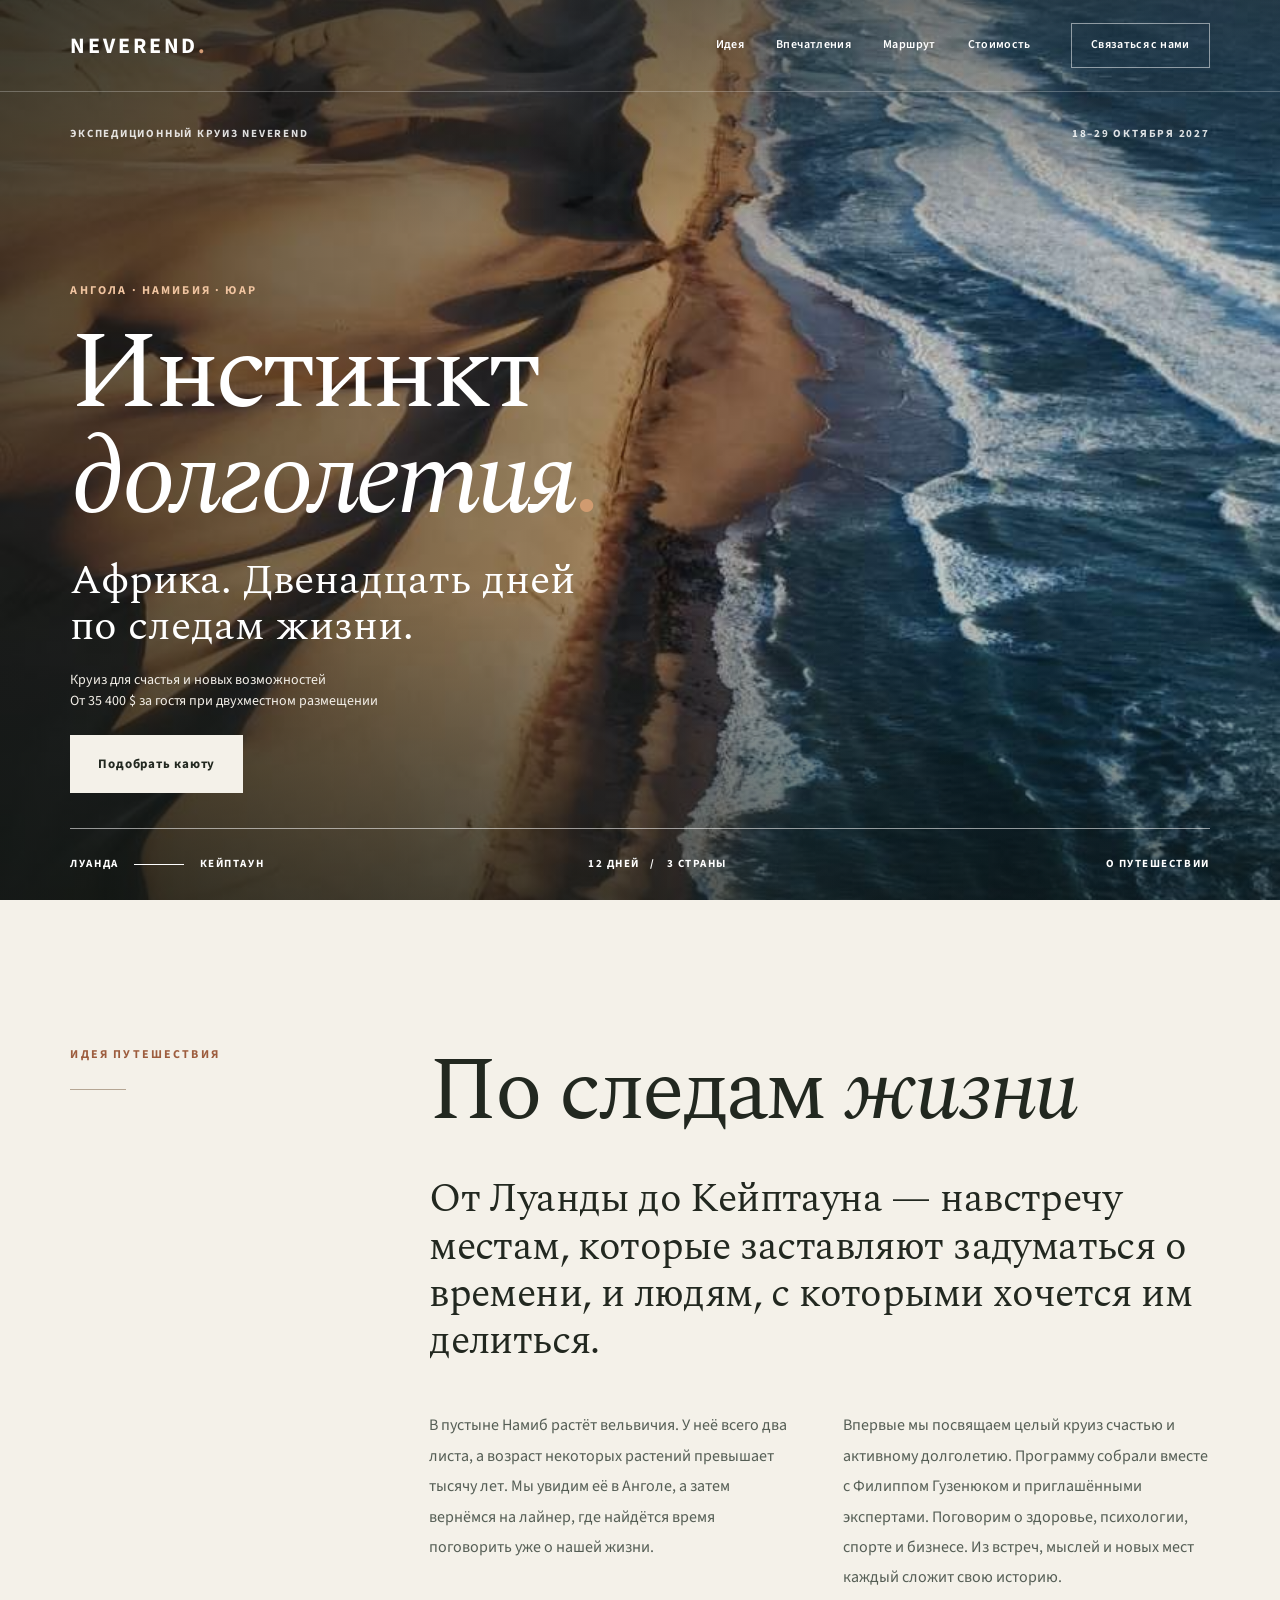
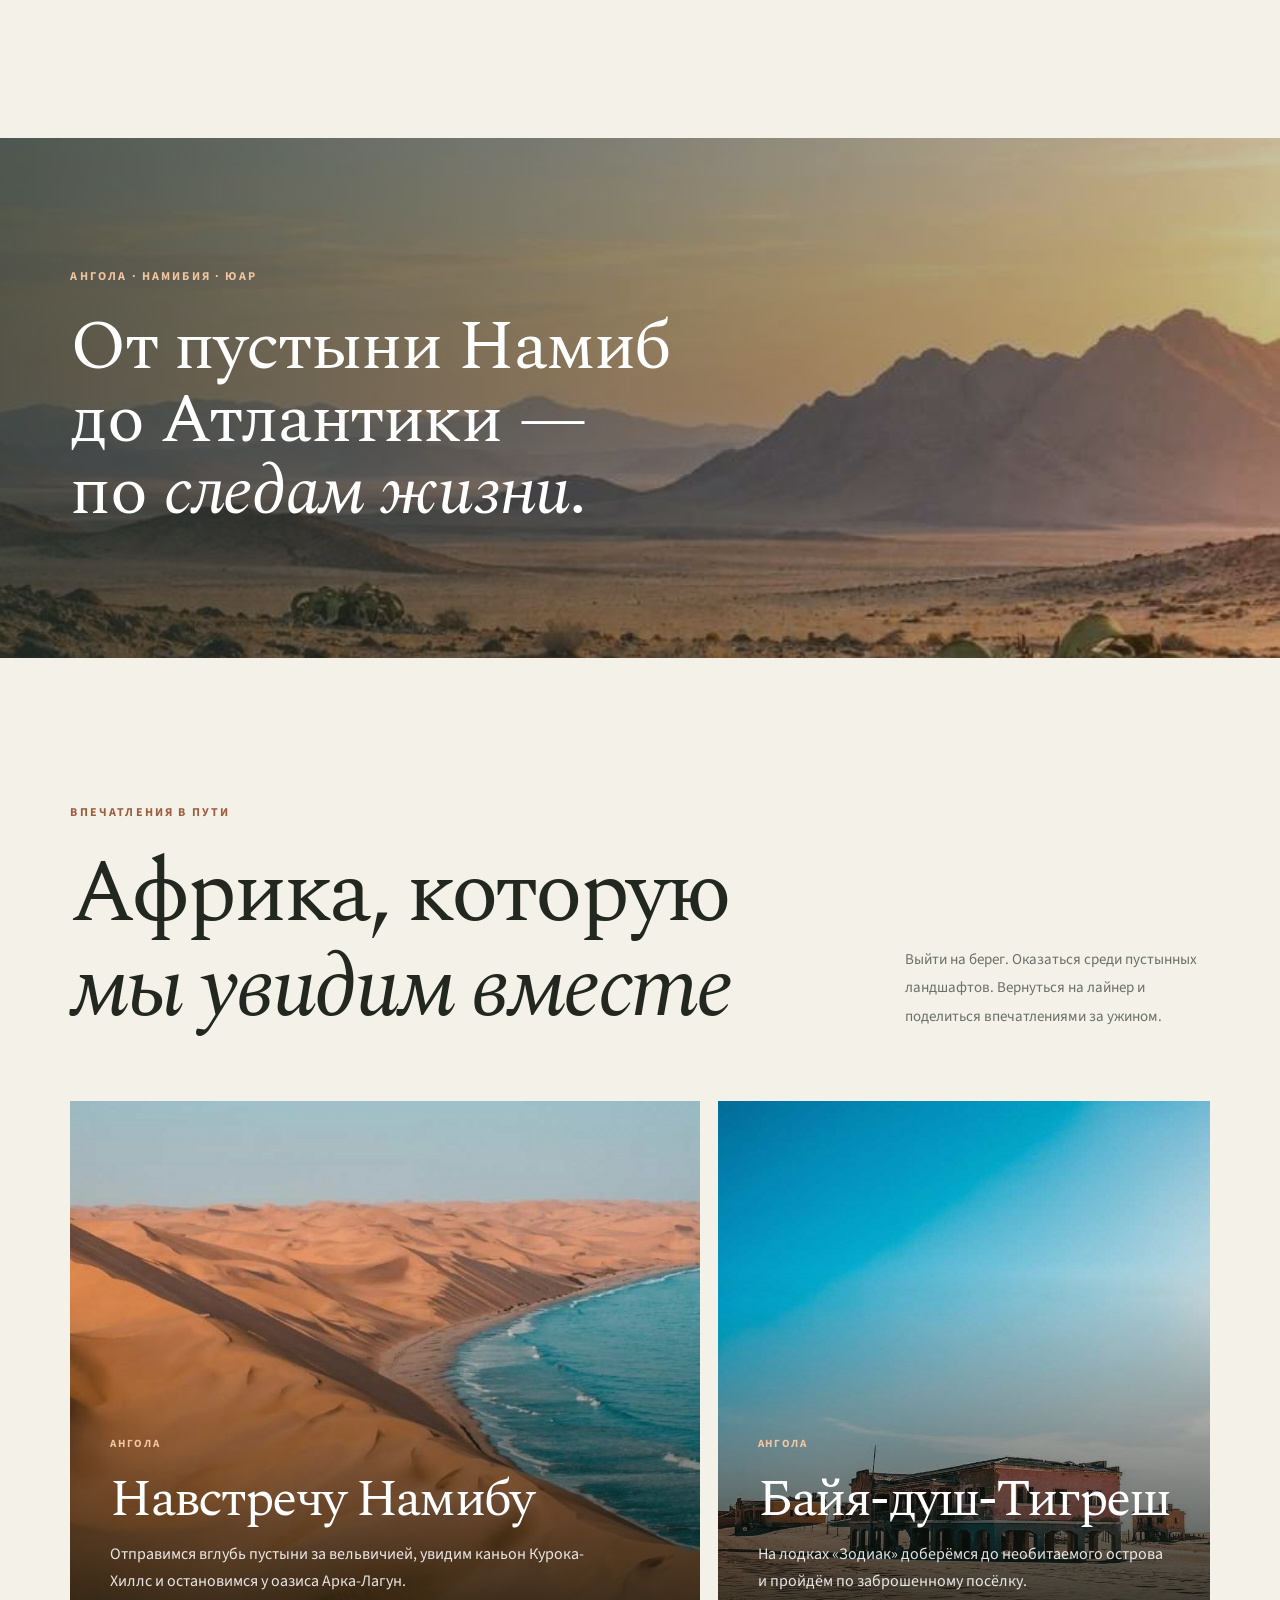
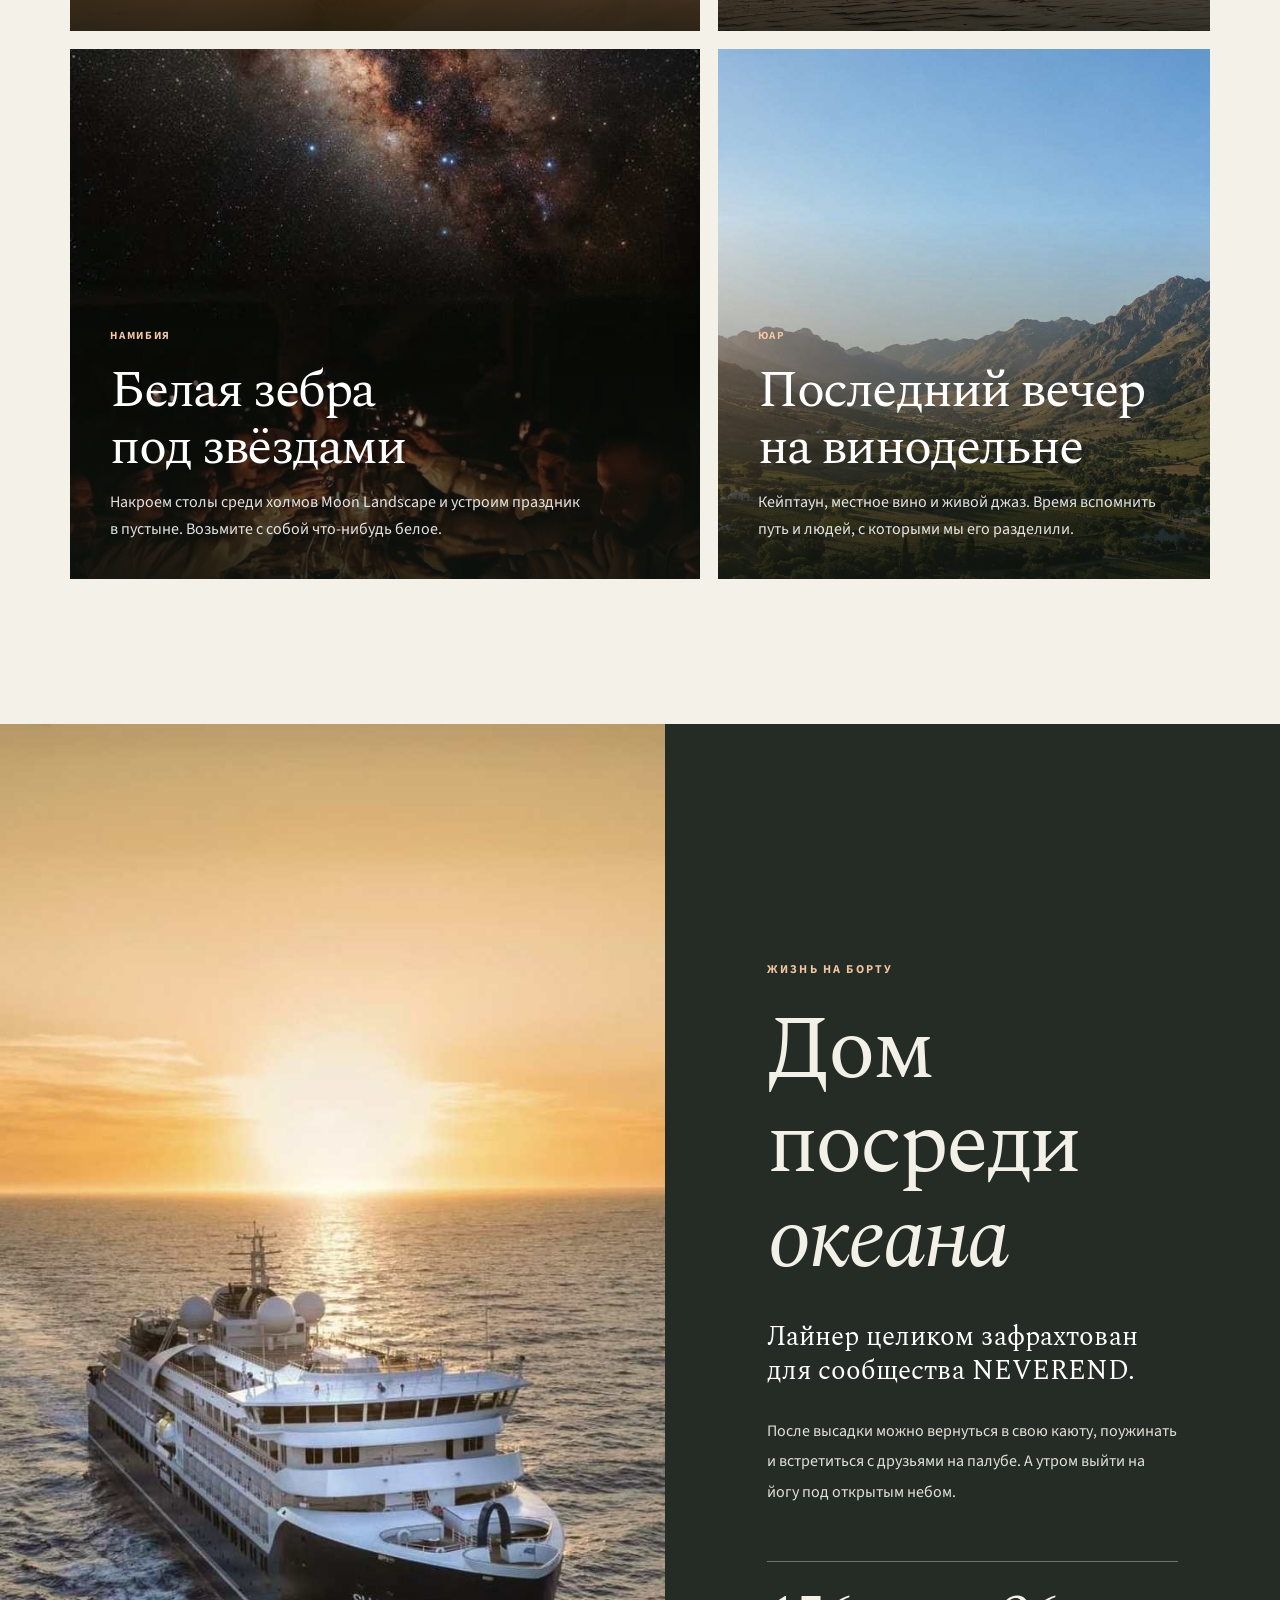
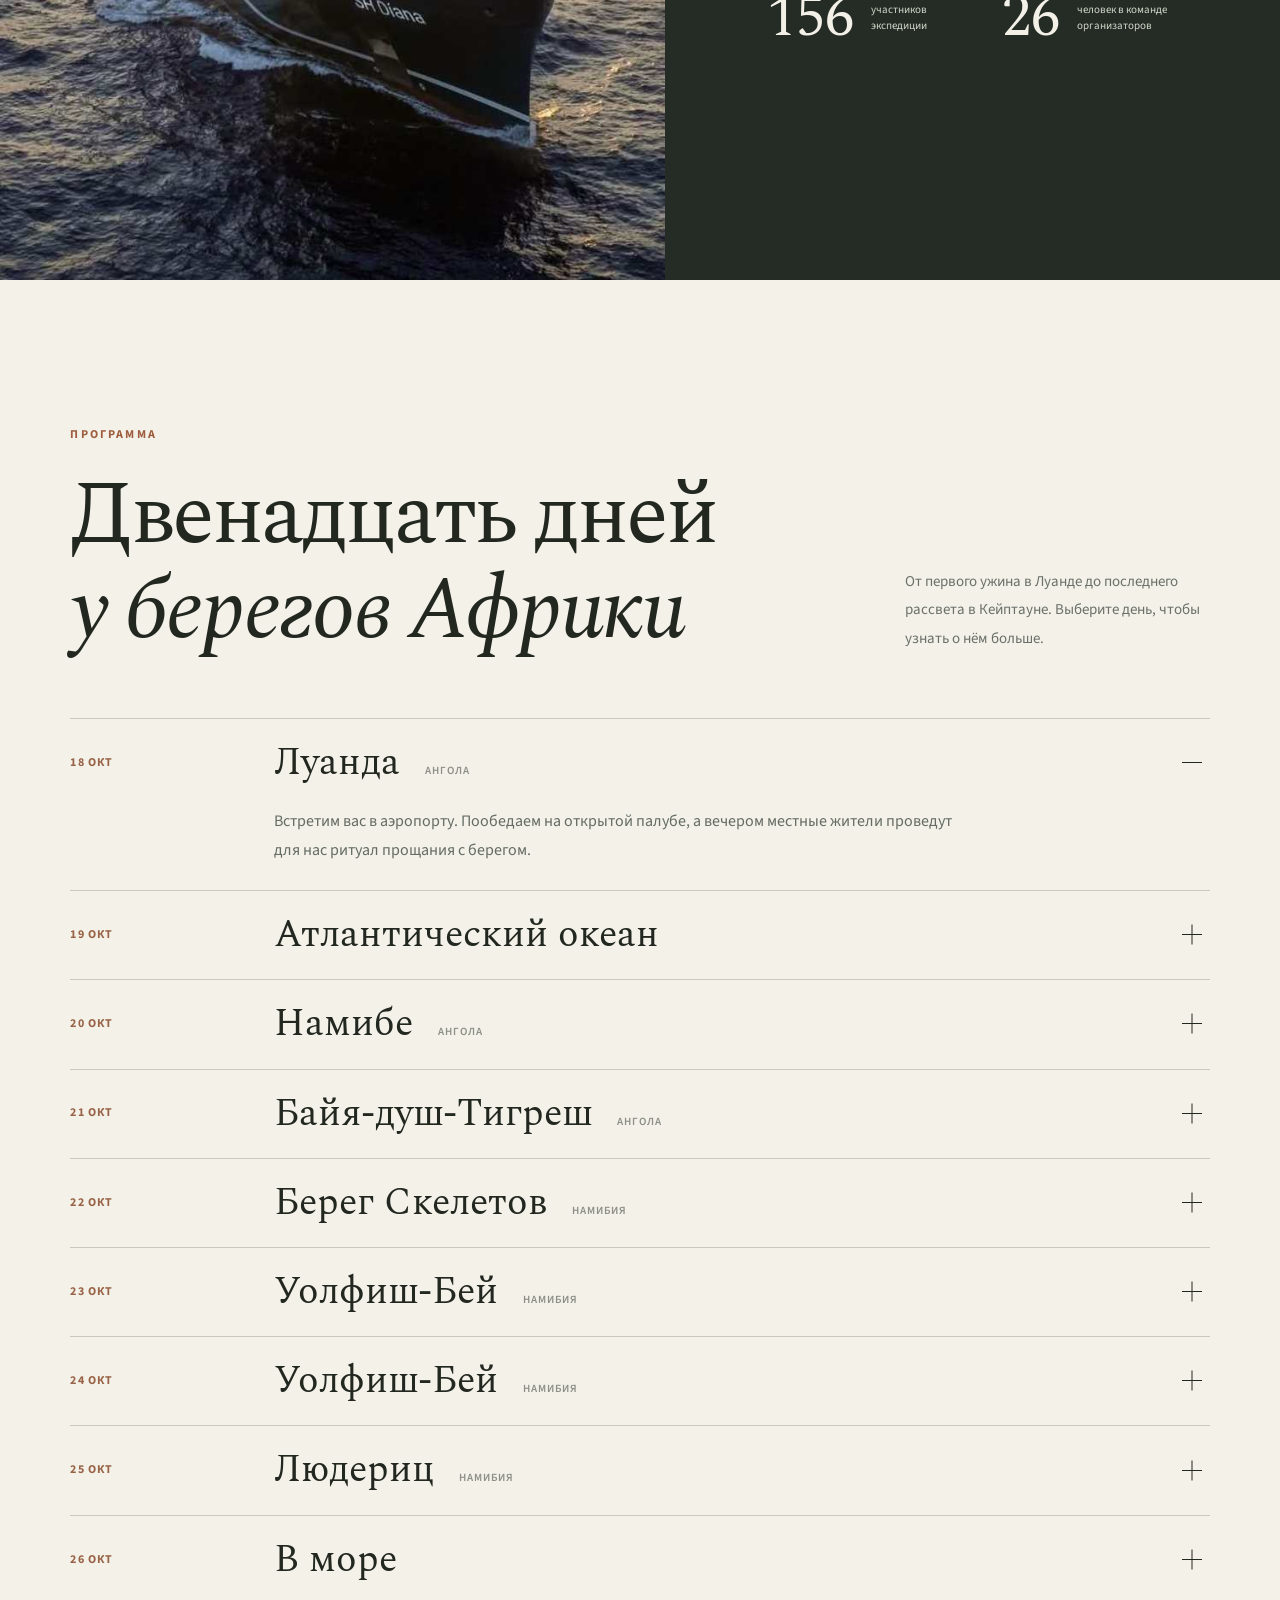
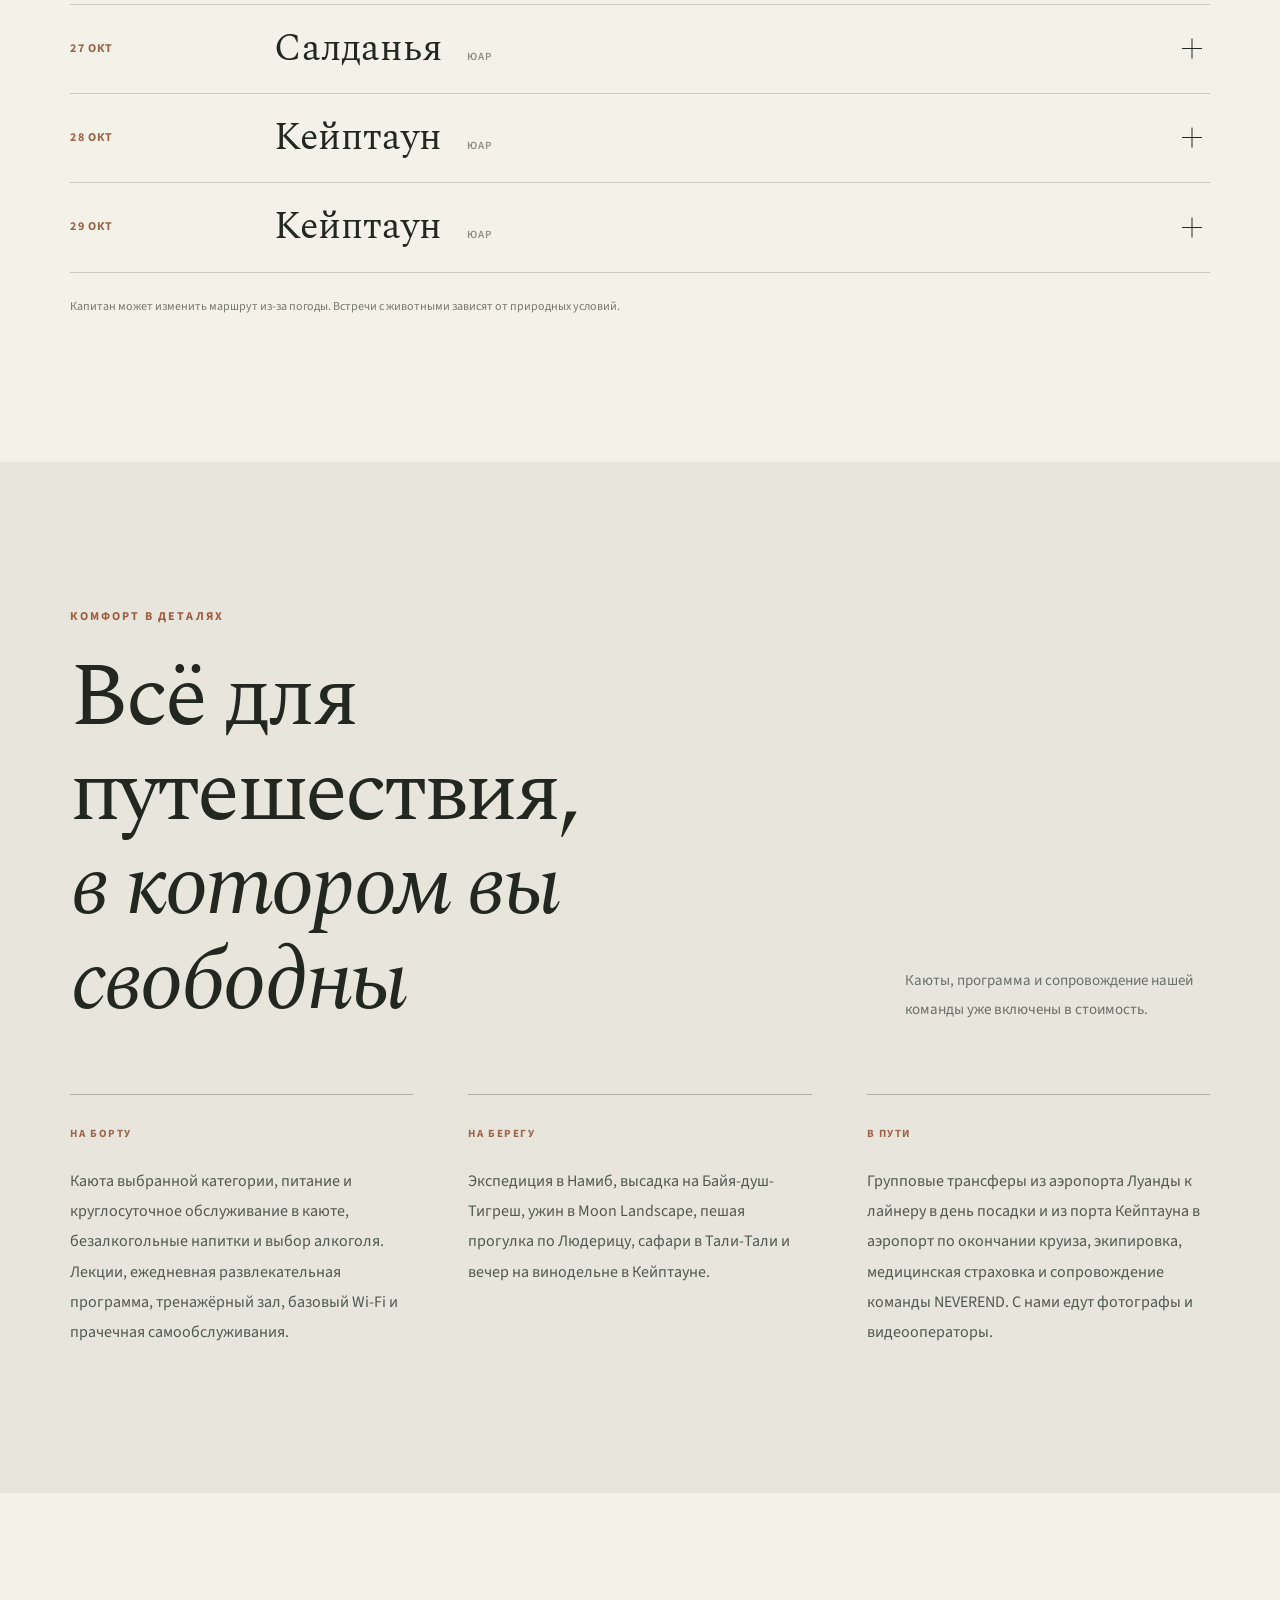
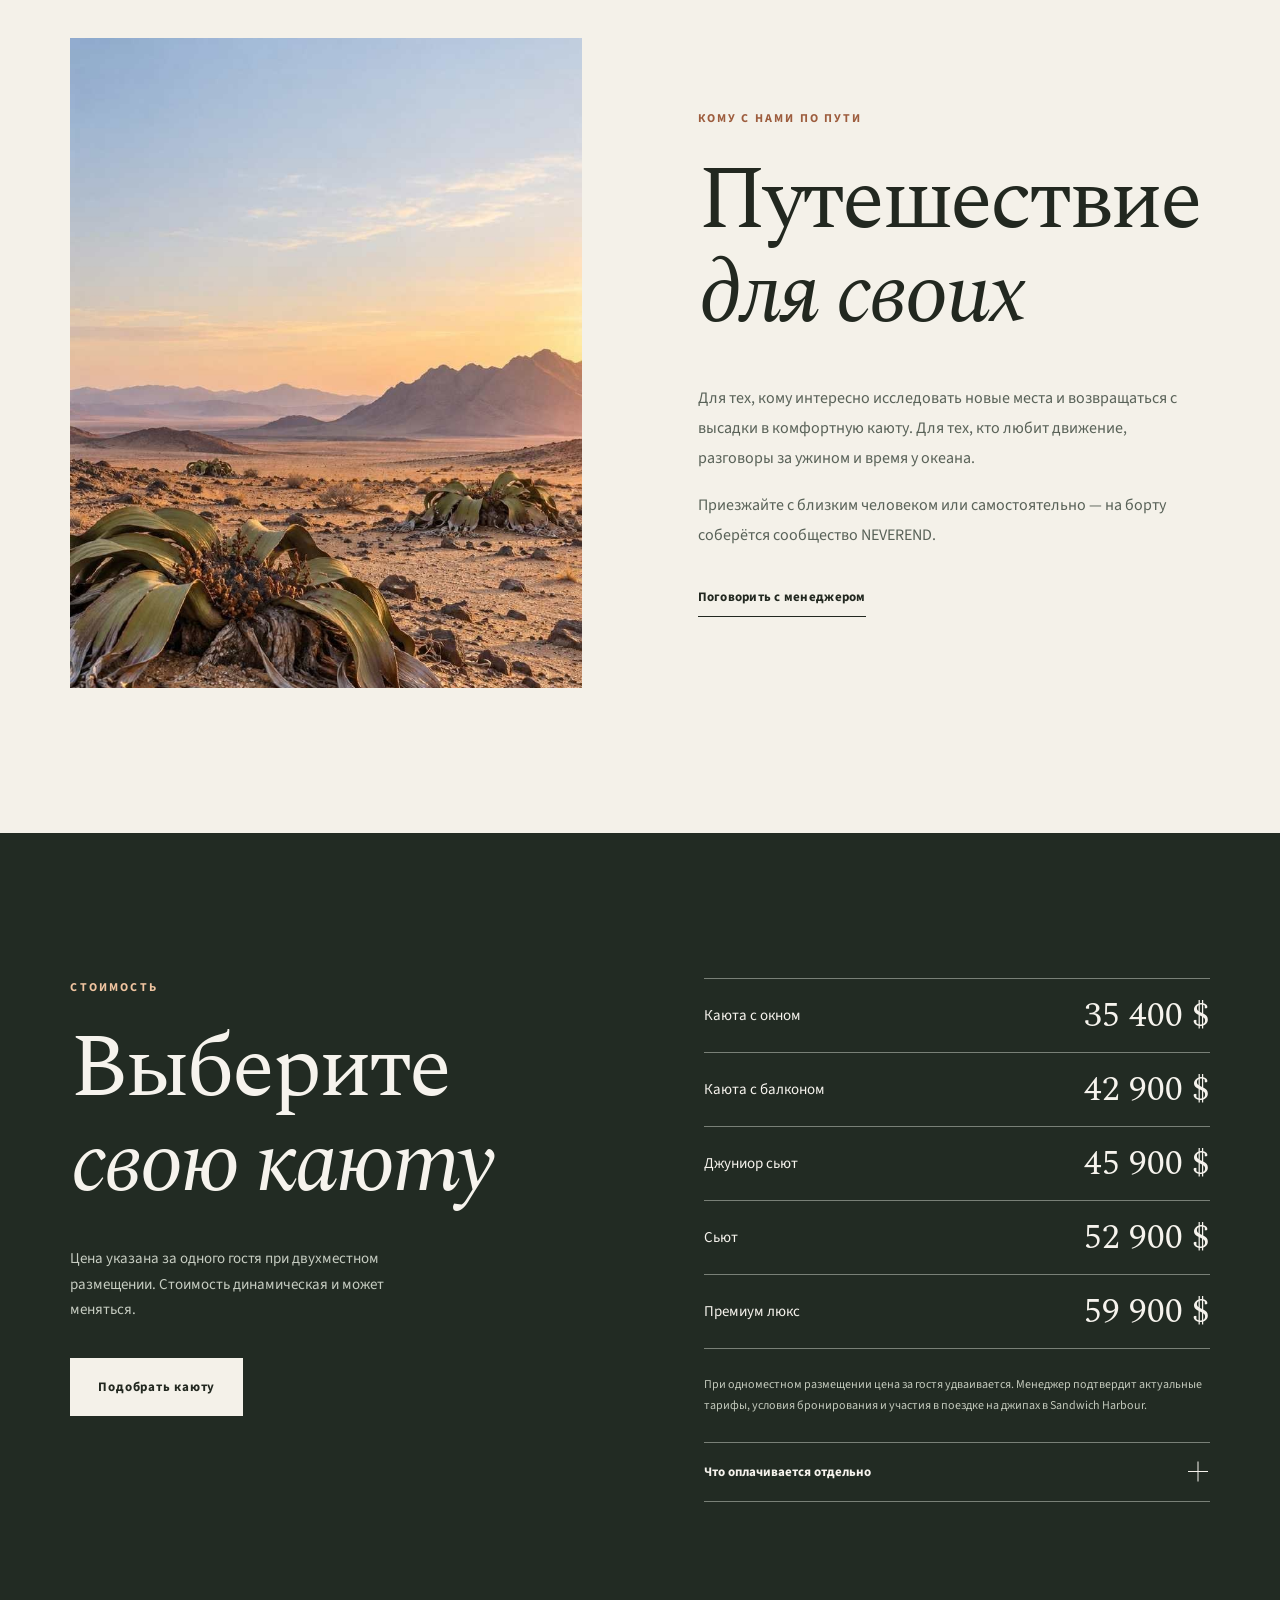
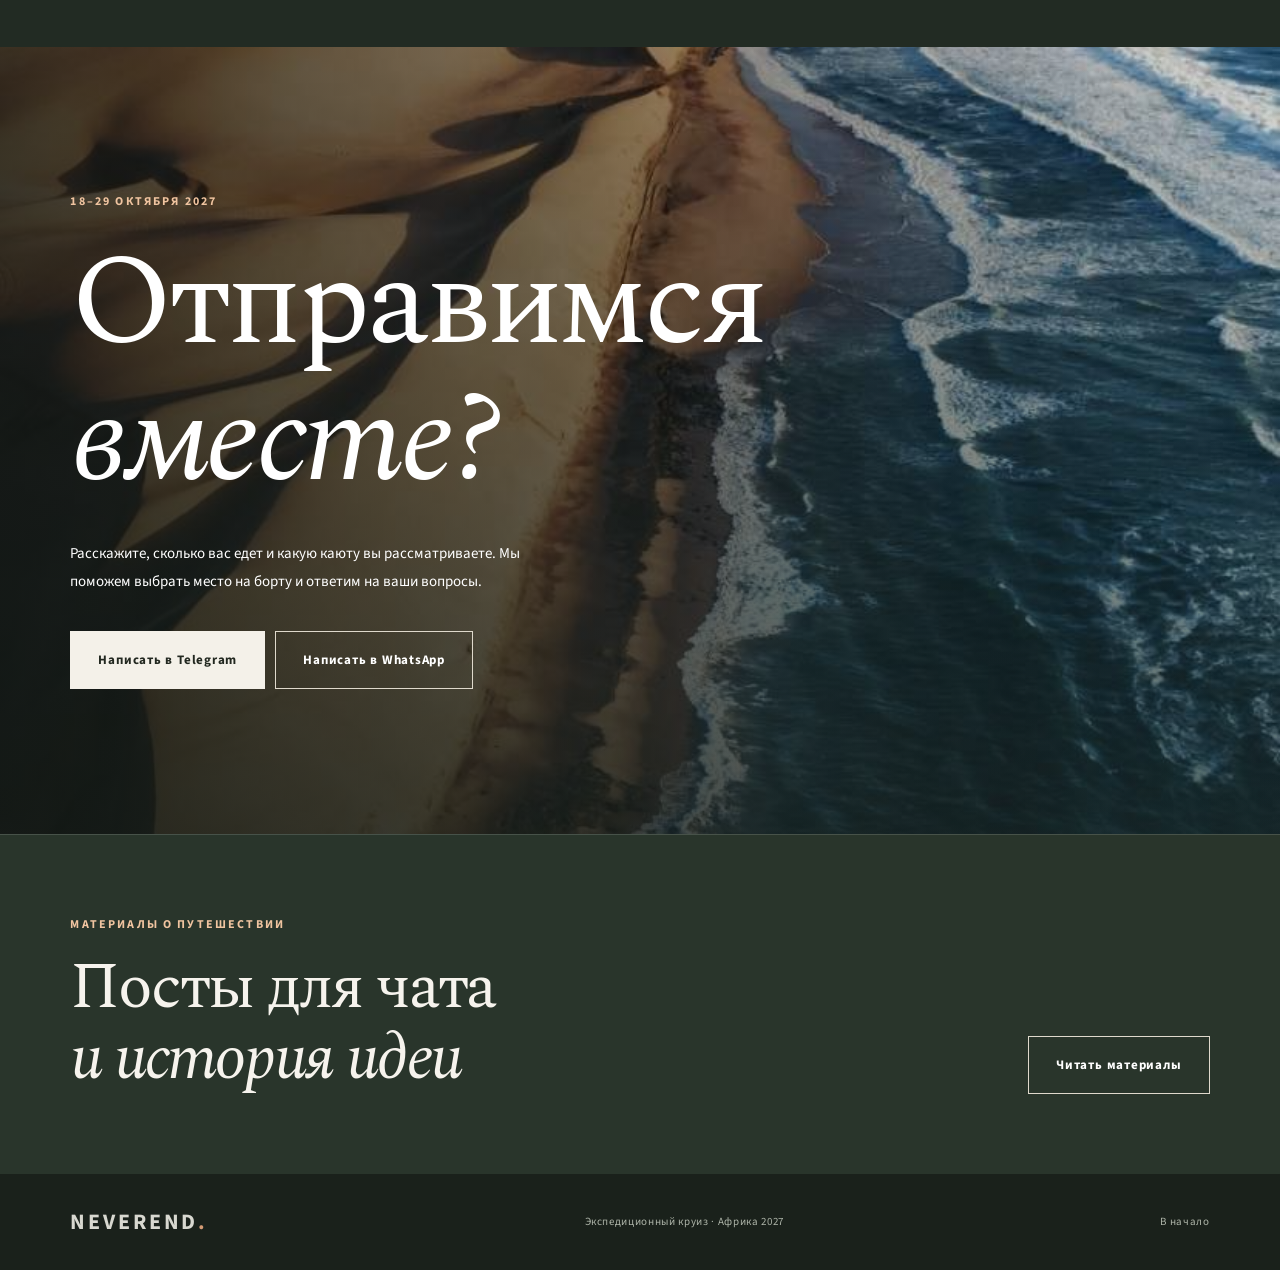
<file: index.html>
<!doctype html>
<html lang="ru">
<head>
  <meta charset="utf-8">
  <meta name="viewport" content="width=device-width, initial-scale=1">
  <meta name="theme-color" content="#161914">
  <meta name="description" content="Экспедиционный круиз NEVEREND из Луанды в Кейптаун. Ангола, Намибия, ЮАР. 18–29 октября 2027 года.">
  <title>Инстинкт долголетия — Африка | NEVEREND</title>
  <link rel="stylesheet" href="fonts.css">
  <link rel="stylesheet" href="style.css">
  <script src="main.js" defer></script>
</head>
<body>
<a class="skip" href="#main">Перейти к содержанию</a>
<header class="header" id="top">
  <a class="logo" href="#top" aria-label="NEVEREND — на главную">NEVEREND<span>.</span></a>
  <nav aria-label="Главное меню" class="desktop-nav">
    <a href="#idea">Идея</a><a href="#experience">Впечатления</a><a href="#program">Маршрут</a><a href="#price">Стоимость</a>
  </nav>
  <a class="header-cta" href="https://t.me/m/UcPcKZ6RNjg6" target="_blank" rel="noopener noreferrer">Связаться с нами</a>
  <button class="menu-toggle" type="button" aria-expanded="false" aria-controls="mobile-nav" aria-label="Открыть меню"><span></span><span></span></button>
  <nav id="mobile-nav" class="mobile-nav" aria-label="Мобильное меню" hidden><a href="#idea">Идея путешествия</a><a href="#experience">Впечатления</a><a href="#program">Маршрут</a><a href="#price">Стоимость</a><a href="https://t.me/m/UcPcKZ6RNjg6" target="_blank" rel="noopener noreferrer">Связаться с нами</a></nav>
</header>
<main id="main">
  <section class="hero" aria-labelledby="hero-title">
    <div class="hero-image" role="img" aria-label="Атлантическое побережье Африки"></div>
    <div class="hero-shade"></div>
    <div class="hero-inner wrap">
      <div class="hero-topline"><span>ЭКСПЕДИЦИОННЫЙ КРУИЗ NEVEREND</span><span>18–29 ОКТЯБРЯ 2027</span></div>
      <div class="hero-content"><p class="eyebrow light">Ангола · Намибия · ЮАР</p><h1 id="hero-title">Инстинкт<br><em>долголетия</em><span class="hero-dot">.</span></h1><p class="hero-subtitle">Африка. Двенадцать дней<br class="desktop-break"> по следам жизни.</p><p class="hero-detail">Круиз для счастья и новых возможностей<br>От 35 400 $ за гостя при двухместном размещении</p><a class="button button-light" href="https://t.me/m/UcPcKZ6RNjg6" target="_blank" rel="noopener noreferrer">Подобрать каюту</a></div>
      <div class="hero-bottom"><span>ЛУАНДА <i></i> КЕЙПТАУН</span><span>12 ДНЕЙ &nbsp; / &nbsp; 3 СТРАНЫ</span><a href="#idea">О ПУТЕШЕСТВИИ</a></div>
    </div>
  </section>

  <section class="intro wrap section-space" id="idea">
    <div class="intro-label"><p class="eyebrow">ИДЕЯ ПУТЕШЕСТВИЯ</p><span class="fine-rule"></span></div>
    <div class="intro-copy"><h2>По следам <em>жизни</em></h2><p class="lead">От Луанды до Кейптауна — навстречу местам, которые заставляют задуматься о времени, и людям, с которыми хочется им делиться.</p><div class="intro-cols"><p>В пустыне Намиб растёт вельвичия. У неё всего два листа, а возраст некоторых растений превышает тысячу лет. Мы увидим её в Анголе, а затем вернёмся на лайнер, где найдётся время поговорить уже о нашей жизни.</p><p>Впервые мы посвящаем целый круиз счастью и активному долголетию. Программу собрали вместе с Филиппом Гузенюком и приглашёнными экспертами. Поговорим о здоровье, психологии, спорте и бизнесе. Из встреч, мыслей и новых мест каждый сложит свою историю.</p></div></div>
  </section>

  <section class="full-quote" aria-label="Об экспедиции"><div class="quote-bg"></div><div class="wrap quote-content"><p class="eyebrow light">АНГОЛА · НАМИБИЯ · ЮАР</p><p>От пустыни Намиб<br>до Атлантики —<br>по <em>следам жизни</em>.</p></div></section>

  <section class="experiences section-space wrap" id="experience">
    <div class="section-heading"><div><p class="eyebrow">ВПЕЧАТЛЕНИЯ В ПУТИ</p><h2>Африка, которую<br><em>мы увидим вместе</em></h2></div><p class="heading-aside">Выйти на берег. Оказаться среди пустынных ландшафтов. Вернуться на лайнер и поделиться впечатлениями за ужином.</p></div>
    <div class="feature-grid">
      <article class="feature feature-large"><img src="assets/desert.jpg" alt="Пейзаж пустыни Намиб" loading="lazy"><div class="feature-overlay"><span>АНГОЛА</span><h3>Навстречу Намибу</h3><p>Отправимся вглубь пустыни за вельвичией, увидим каньон Курока-Хиллс и остановимся у оазиса Арка-Лагун.</p></div></article>
      <article class="feature feature-small"><img src="assets/island.jpg" alt="Побережье острова Байя-душ-Тигреш" loading="lazy"><div class="feature-overlay"><span>АНГОЛА</span><h3>Байя-душ-Тигреш</h3><p>На лодках «Зодиак» доберёмся до необитаемого острова и пройдём по заброшенному посёлку.</p></div></article>
      <article class="feature feature-small"><img src="assets/night.jpg" alt="Пейзаж Намибии" loading="lazy"><div class="feature-overlay"><span>НАМИБИЯ</span><h3>Белая зебра<br>под звёздами</h3><p>Накроем столы среди холмов Moon Landscape и устроим праздник в пустыне. Возьмите с собой что-нибудь белое.</p></div></article>
      <article class="feature feature-large"><img src="assets/wine.jpg" alt="Пейзаж Южной Африки" loading="lazy"><div class="feature-overlay"><span>ЮАР</span><h3>Последний вечер<br>на винодельне</h3><p>Кейптаун, местное вино и живой джаз. Время вспомнить путь и людей, с которыми мы его разделили.</p></div></article>
    </div>
  </section>

  <section class="ship" id="ship"><div class="ship-image"><img src="assets/ship.jpg" alt="Лайнер у океанского побережья" loading="lazy"></div><div class="ship-copy"><p class="eyebrow light">ЖИЗНЬ НА БОРТУ</p><h2>Дом посреди<br><em>океана</em></h2><p class="ship-lead">Лайнер целиком зафрахтован для сообщества NEVEREND.</p><p>После высадки можно вернуться в свою каюту, поужинать и встретиться с друзьями на палубе. А утром выйти на йогу под открытым небом.</p><div class="ship-stats"><div><strong>156</strong><span>участников<br>экспедиции</span></div><div><strong>26</strong><span>человек в команде<br>организаторов</span></div></div></div></section>

  <section class="program section-space wrap" id="program"><div class="section-heading"><div><p class="eyebrow">ПРОГРАММА</p><h2>Двенадцать дней<br><em>у берегов Африки</em></h2></div><p class="heading-aside">От первого ужина в Луанде до последнего рассвета в Кейптауне. Выберите день, чтобы узнать о нём больше.</p></div>
    <div class="itinerary">
      <details open><summary><span class="date">18 ОКТ</span><span class="place">Луанда <small>Ангола</small></span><span class="plus" aria-hidden="true"></span></summary><p>Встретим вас в аэропорту. Пообедаем на открытой палубе, а вечером местные жители проведут для нас ритуал прощания с берегом.</p></details>
      <details><summary><span class="date">19 ОКТ</span><span class="place">Атлантический океан</span><span class="plus" aria-hidden="true"></span></summary><p>Начнём день с йоги под открытым небом. Днём встретимся с экспертами, а вечером капитан пригласит нас на приветственный коктейль.</p></details>
      <details><summary><span class="date">20 ОКТ</span><span class="place">Намибе <small>Ангола</small></span><span class="plus" aria-hidden="true"></span></summary><p>Уедем больше чем на сто километров вглубь Намиба. Найдём вельвичию, спустимся в каньон Курока-Хиллс и остановимся у оазиса Арка-Лагун.</p></details>
      <details><summary><span class="date">21 ОКТ</span><span class="place">Байя-душ-Тигреш <small>Ангола</small></span><span class="plus" aria-hidden="true"></span></summary><p>На лодках «Зодиак» высадимся на остров и пешком исследуем всё, что осталось от посёлка.</p></details>
      <details><summary><span class="date">22 ОКТ</span><span class="place">Берег Скелетов <small>Намибия</small></span><span class="plus" aria-hidden="true"></span></summary><p>Идём вдоль побережья Намибии. На борту будут йога и лекции, а вечером соберём команду на квиз.</p></details>
      <details><summary><span class="date">23 ОКТ</span><span class="place">Уолфиш-Бей <small>Намибия</small></span><span class="plus" aria-hidden="true"></span></summary><p>В программе поездка на джипах к заливу Sandwich Harbour. Условия участия уточнит менеджер. Вечером — ужин и вечеринка Белой зебры в пустыне.</p></details>
      <details><summary><span class="date">24 ОКТ</span><span class="place">Уолфиш-Бей <small>Намибия</small></span><span class="plus" aria-hidden="true"></span></summary><p>Утро свободно. За дополнительную плату и по записи можно выйти на воду на каяке или встретить рассвет на воздушном шаре. В 14:00 возвращаемся в море.</p></details>
      <details><summary><span class="date">25 ОКТ</span><span class="place">Людериц <small>Намибия</small></span><span class="plus" aria-hidden="true"></span></summary><p>Пройдём среди разноцветных домов начала XX века на скалистом берегу Атлантики и попробуем местных устриц.</p></details>
      <details><summary><span class="date">26 ОКТ</span><span class="place">В море</span><span class="plus" aria-hidden="true"></span></summary><p>Целый день на борту. Будет время побыть у океана, обменяться впечатлениями и познакомиться с теми, с кем ещё не успели поговорить.</p></details>
      <details><summary><span class="date">27 ОКТ</span><span class="place">Салданья <small>ЮАР</small></span><span class="plus" aria-hidden="true"></span></summary><p>Высадимся на западном побережье ЮАР и поедем на сафари в заповедник Тали-Тали. Вечером на борту пройдёт аукцион.</p></details>
      <details><summary><span class="date">28 ОКТ</span><span class="place">Кейптаун <small>ЮАР</small></span><span class="plus" aria-hidden="true"></span></summary><p>Днём можно выбрать поездку к Столовой горе, мысу Доброй Надежды или пляжу Боулдерс. Условия уточнит менеджер. Вечером встречаемся на винодельне за бокалом местного вина.</p></details>
      <details><summary><span class="date">29 ОКТ</span><span class="place">Кейптаун <small>ЮАР</small></span><span class="plus" aria-hidden="true"></span></summary><p>Желающие могут встретить рассвет на вершине Лайонс-Хед. Условия уточнит менеджер. Затем попрощаемся с командой и отвезём гостей в аэропорт.</p></details>
    </div><p class="note">Капитан может изменить маршрут из-за погоды. Встречи с животными зависят от природных условий.</p>
  </section>

  <section class="included section-space" id="included"><div class="wrap"><div class="section-heading"><div><p class="eyebrow">КОМФОРТ В ДЕТАЛЯХ</p><h2>Всё для путешествия,<br><em>в котором вы свободны</em></h2></div><p class="heading-aside">Каюты, программа и сопровождение нашей команды уже включены в стоимость.</p></div><div class="included-grid"><article><span>НА БОРТУ</span><p>Каюта выбранной категории, питание и круглосуточное обслуживание в каюте, безалкогольные напитки и выбор алкоголя. Лекции, ежедневная развлекательная программа, тренажёрный зал, базовый Wi-Fi и прачечная самообслуживания.</p></article><article><span>НА БЕРЕГУ</span><p>Экспедиция в Намиб, высадка на Байя-душ-Тигреш, ужин в Moon Landscape, пешая прогулка по Людерицу, сафари в Тали-Тали и вечер на винодельне в Кейптауне.</p></article><article><span>В ПУТИ</span><p>Групповые трансферы из аэропорта Луанды к лайнеру в день посадки и из порта Кейптауна в аэропорт по окончании круиза, экипировка, медицинская страховка и сопровождение команды NEVEREND. С нами едут фотографы и видеооператоры.</p></article></div></div></section>

  <section class="for-you wrap section-space"><div class="for-you-image"><img src="assets/welwitschia.jpg" alt="Природа Анголы" loading="lazy"></div><div class="for-you-copy"><p class="eyebrow">КОМУ С НАМИ ПО ПУТИ</p><h2>Путешествие<br><em>для своих</em></h2><p>Для тех, кому интересно исследовать новые места и возвращаться с высадки в комфортную каюту. Для тех, кто любит движение, разговоры за ужином и время у океана.</p><p>Приезжайте с близким человеком или самостоятельно — на борту соберётся сообщество NEVEREND.</p><a class="text-link" href="https://t.me/m/UcPcKZ6RNjg6" target="_blank" rel="noopener noreferrer">Поговорить с менеджером</a></div></section>

  <section class="pricing section-space" id="price"><div class="wrap pricing-layout"><div class="pricing-intro"><p class="eyebrow light">СТОИМОСТЬ</p><h2>Выберите<br><em>свою каюту</em></h2><p>Цена указана за одного гостя при двухместном размещении. Стоимость динамическая и может меняться.</p><a class="button button-light" href="https://t.me/m/UcPcKZ6RNjg6" target="_blank" rel="noopener noreferrer">Подобрать каюту</a></div><div class="pricing-content"><div class="price-row"><span>Каюта с окном</span><strong>35 400 $</strong></div><div class="price-row"><span>Каюта с балконом</span><strong>42 900 $</strong></div><div class="price-row"><span>Джуниор сьют</span><strong>45 900 $</strong></div><div class="price-row"><span>Сьют</span><strong>52 900 $</strong></div><div class="price-row"><span>Премиум люкс</span><strong>59 900 $</strong></div><p class="pricing-note">При одноместном размещении цена за гостя удваивается. Менеджер подтвердит актуальные тарифы, условия бронирования и участия в поездке на джипах в Sandwich Harbour.</p><details class="extras"><summary>Что оплачивается отдельно <span class="plus" aria-hidden="true"></span></summary><p>Международные перелёты в Луанду и из Кейптауна, отели и программы до и после круиза, дополнительные экскурсии. На борту — премиальный алкоголь, спа и парение Siberia, косметические процедуры, консультация врача, химчистка, покупки и расширенный Wi-Fi.</p></details></div></div></section>

  <section class="closing"><div class="closing-image"></div><div class="closing-shade"></div><div class="wrap closing-content"><p class="eyebrow light">18–29 ОКТЯБРЯ 2027</p><h2>Отправимся<br><em>вместе?</em></h2><p>Расскажите, сколько вас едет и какую каюту вы рассматриваете. Мы поможем выбрать место на борту и ответим на ваши вопросы.</p><div class="closing-actions"><a class="button button-light" href="https://t.me/m/UcPcKZ6RNjg6" target="_blank" rel="noopener noreferrer">Написать в Telegram</a><a class="button button-outline" href="https://wa.me/79259009000" target="_blank" rel="noopener noreferrer">Написать в WhatsApp</a></div></div></section>

  <section class="editorial-link">
    <div class="wrap editorial-inner">
      <div><p class="eyebrow light">МАТЕРИАЛЫ О ПУТЕШЕСТВИИ</p><h2>Посты для чата<br><em>и история идеи</em></h2></div>
      <a class="button button-outline" href="posts.html">Читать материалы</a>
    </div>
  </section>
</main>
<footer><div class="wrap footer-inner"><a class="logo" href="#top">NEVEREND<span>.</span></a><p>Экспедиционный круиз · Африка 2027</p><a href="#top">В начало</a></div></footer>
</body>
</html>
</file>
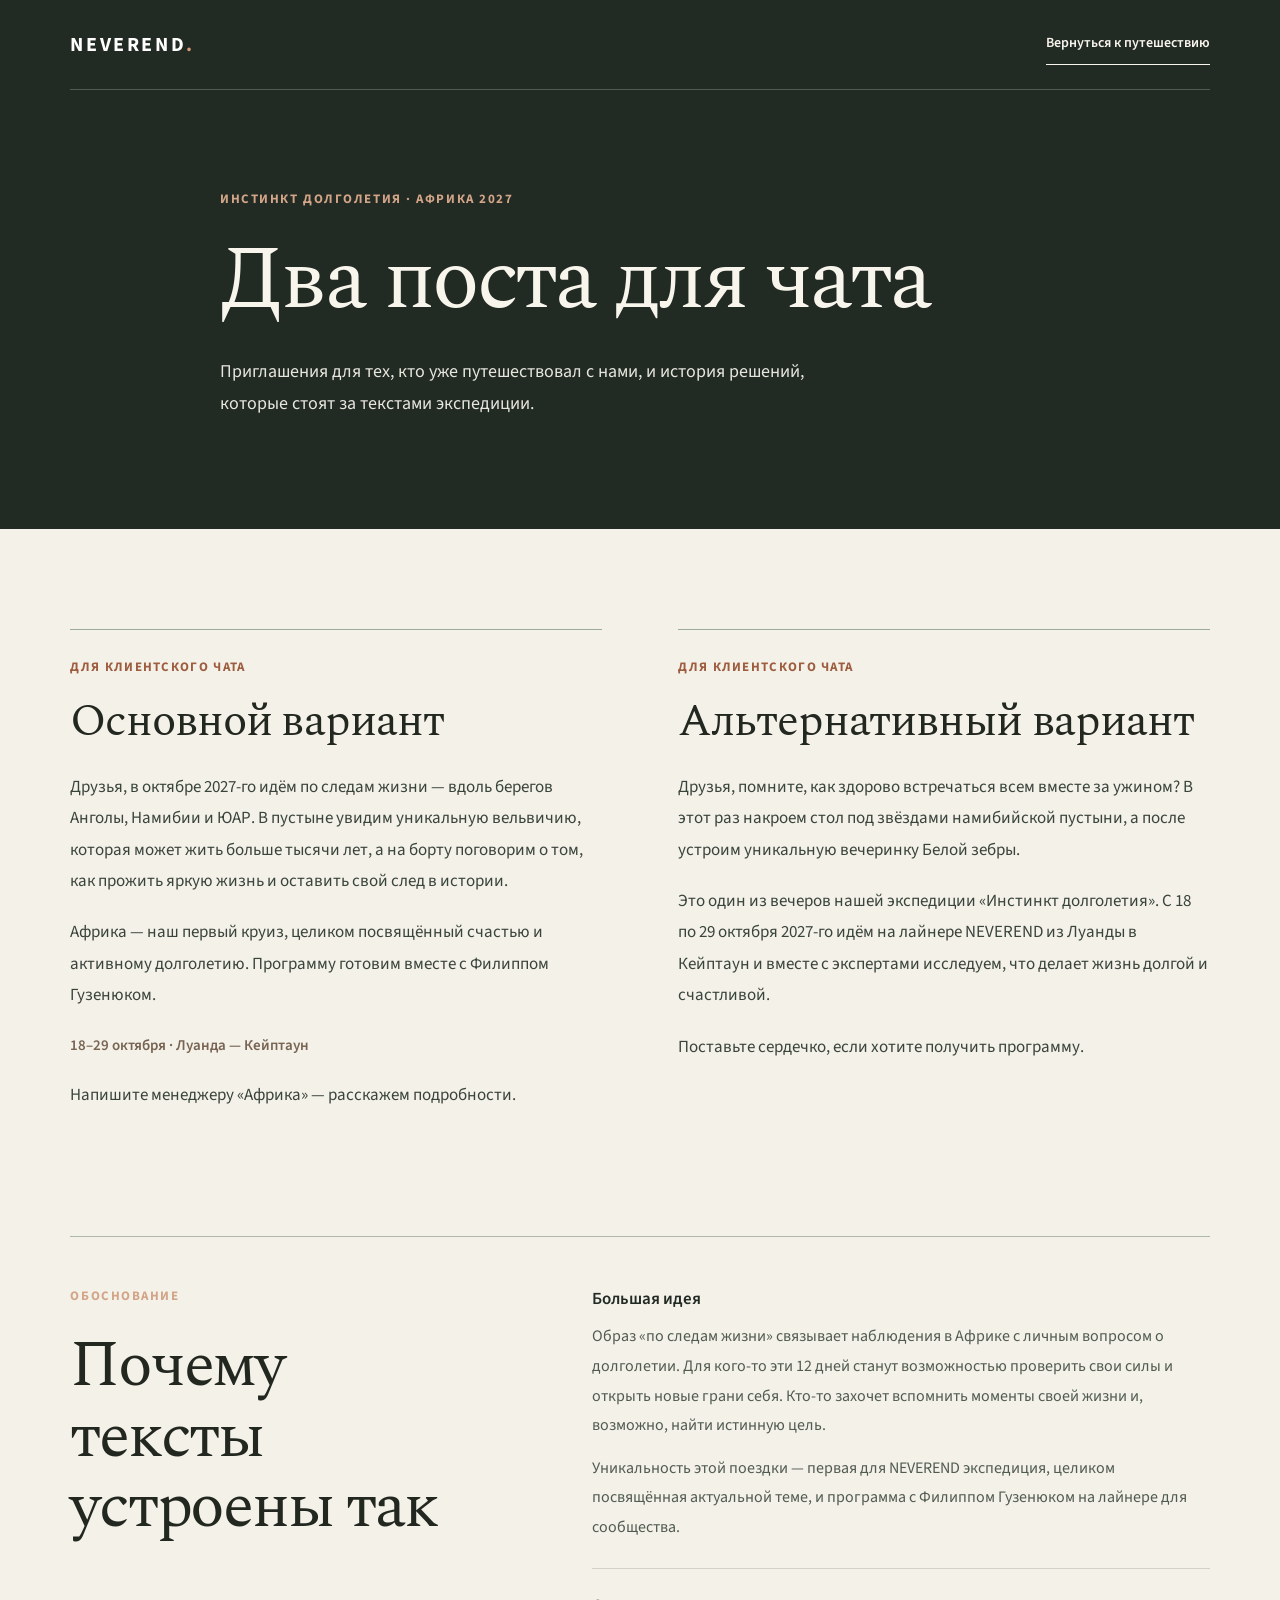
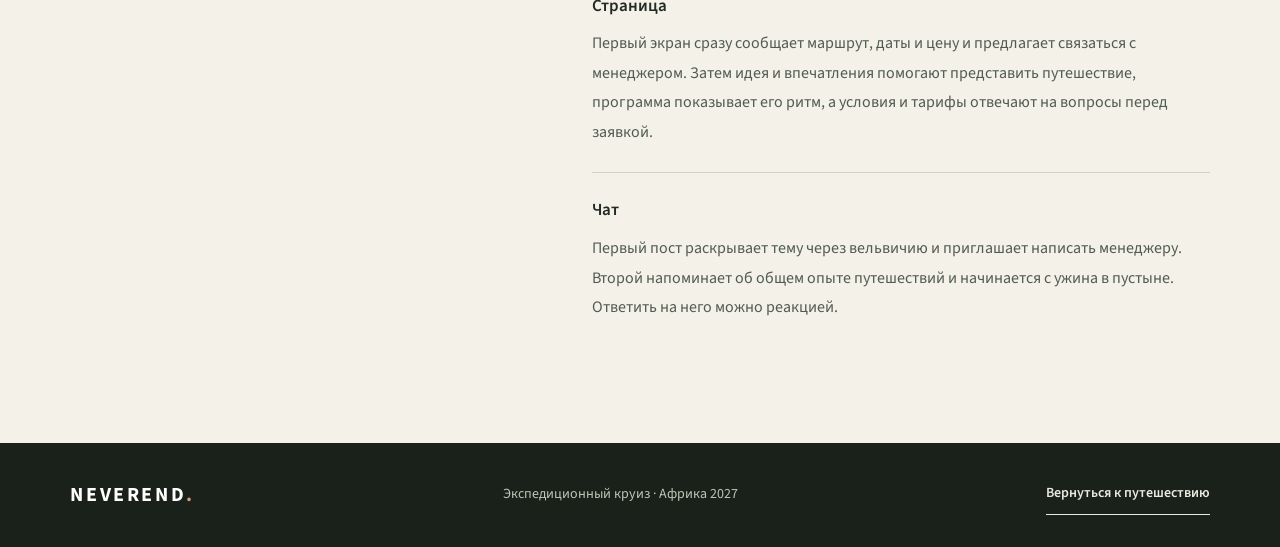
<file: posts.html>
<!doctype html>
<html lang="ru">
<head>
  <meta charset="utf-8">
  <meta name="viewport" content="width=device-width, initial-scale=1">
  <meta name="theme-color" content="#222b23">
  <meta name="description" content="Два поста для клиентского чата и обоснование текстов экспедиции NEVEREND «Инстинкт долголетия».">
  <title>Посты и обоснование | NEVEREND</title>
  <link rel="stylesheet" href="fonts.css">
  <link rel="stylesheet" href="style.css">
  <style>
    .posts-page { background: #f4f1e9; color: #222820; }
    .posts-page .posts-top { background: #222b23; color: #f8f5ed; }
    .posts-page .posts-wrap { width: min(100% - 11vw, 1250px); margin-inline: auto; }
    .posts-page .posts-nav { min-height: 90px; display: flex; align-items: center; justify-content: space-between; gap: 24px; border-bottom: 1px solid #ffffff38; }
    .posts-page .posts-logo { color: #fff; font-family: var(--sans); font-size: 20px; font-weight: 700; letter-spacing: .13em; text-decoration: none; line-height: 1; }
    .posts-page .posts-logo span { color: #d59c75; }
    .posts-page .posts-back { color: inherit; font-size: 14px; font-weight: 600; text-decoration: none; padding: 8px 0; border-bottom: 1px solid currentColor; }
    .posts-page .posts-back:hover { color: #e6b18a; }
    .posts-page .posts-hero { padding: 100px 0 110px; max-width: 840px; }
    .posts-page .posts-kicker { font: 700 13px/1.4 var(--sans); letter-spacing: .12em; text-transform: uppercase; color: #d2a488; margin: 0 0 26px; }
    .posts-page .posts-title { font: 400 clamp(48px, 7vw, 88px)/1.07 var(--serif); letter-spacing: -.035em; margin: 0 0 28px; }
    .posts-page .posts-intro { max-width: 590px; color: #e7e6de; font: 400 18px/1.75 var(--sans); margin: 0; }
    .posts-page .posts-content { padding: 100px 0 120px; }
    .posts-page .posts-grid { display: grid; grid-template-columns: minmax(0, 1fr) minmax(0, 1fr); gap: clamp(30px, 6vw, 90px); }
    .posts-page .posts-card { min-width: 0; border-top: 1px solid #9caa9b; padding-top: 28px; }
    .posts-page .posts-label { color: #9d5d3e; font: 700 13px/1.4 var(--sans); letter-spacing: .1em; text-transform: uppercase; margin-bottom: 20px; }
    .posts-page .posts-card h2 { font: 400 clamp(32px, 3.5vw, 46px)/1.12 var(--serif); letter-spacing: -.025em; margin: 0 0 25px; }
    .posts-page .posts-text { font: 400 17px/1.85 var(--sans); color: #39443b; }
    .posts-page .posts-text p { margin: 0 0 20px; }
    .posts-page .posts-text p:last-child { margin-bottom: 0; }
    .posts-page .posts-text .posts-date { font-size: 15px; font-weight: 600; color: #786452; }
    .posts-page .posts-why { margin-top: 125px; padding-top: 50px; border-top: 1px solid #aeb9ab; display: grid; grid-template-columns: minmax(0, .95fr) minmax(0, 1.4fr); gap: clamp(36px, 8vw, 120px); }
    .posts-page .posts-why h2 { font: 400 clamp(39px, 5vw, 64px)/1.1 var(--serif); letter-spacing: -.035em; margin: 0; }
    .posts-page .posts-reason { padding: 0 0 25px; margin: 0 0 25px; border-bottom: 1px solid #d2d1c6; }
    .posts-page .posts-reason:last-child { border: 0; padding: 0; margin: 0; }
    .posts-page .posts-reason h3 { font: 600 17px/1.5 var(--sans); letter-spacing: 0; margin: 0 0 10px; color: #222b23; }
    .posts-page .posts-reason p { font: 400 16px/1.85 var(--sans); margin: 0 0 13px; color: #515c51; }
    .posts-page .posts-reason p:last-child { margin-bottom: 0; }
    .posts-page .posts-footer { background: #1a211b; color: #e9e9e1; }
    .posts-page .posts-footer-inner { display: flex; align-items: center; justify-content: space-between; gap: 28px; min-height: 104px; }
    .posts-page .posts-footer p { margin: 0; font-size: 14px; color: #bdc5b8; }
    @media (max-width: 700px) {
      .posts-page .posts-wrap { width: calc(100% - 40px); }
      .posts-page .posts-nav { min-height: 74px; }
      .posts-page .posts-logo { font-size: 17px; }
      .posts-page .posts-back { font-size: 13px; }
      .posts-page .posts-hero { padding: 72px 0 78px; }
      .posts-page .posts-intro { font-size: 16px; }
      .posts-page .posts-content { padding: 72px 0 84px; }
      .posts-page .posts-grid { grid-template-columns: 1fr; gap: 65px; }
      .posts-page .posts-text { font-size: 16px; }
      .posts-page .posts-why { margin-top: 95px; padding-top: 38px; grid-template-columns: 1fr; gap: 35px; }
      .posts-page .posts-footer-inner { flex-wrap: wrap; justify-content: space-between; padding: 30px 0; }
      .posts-page .posts-footer p { width: 100%; order: 3; }
    }
  </style>
</head>
<body class="posts-page">
  <header class="posts-top">
    <nav class="posts-nav posts-wrap" aria-label="Навигация">
      <a class="posts-logo" href="index.html" aria-label="NEVEREND — на главную">NEVEREND<span>.</span></a>
      <a class="posts-back" href="index.html">Вернуться к путешествию</a>
    </nav>
    <div class="posts-hero posts-wrap">
      <p class="posts-kicker">Инстинкт долголетия · Африка 2027</p>
      <h1 class="posts-title">Два поста для чата</h1>
      <p class="posts-intro">Приглашения для тех, кто уже путешествовал с нами, и история решений, которые стоят за текстами экспедиции.</p>
    </div>
  </header>

  <main class="posts-content posts-wrap">
    <section class="posts-grid" aria-label="Варианты поста">
      <article class="posts-card">
        <p class="posts-label">Для клиентского чата</p>
        <h2>Основной вариант</h2>
        <div class="posts-text">
          <p>Друзья, в октябре 2027-го идём по следам жизни — вдоль берегов Анголы, Намибии и ЮАР. В пустыне увидим уникальную вельвичию, которая может жить больше тысячи лет, а на борту поговорим о том, как прожить яркую жизнь и оставить свой след в истории.</p>
          <p>Африка — наш первый круиз, целиком посвящённый счастью и активному долголетию. Программу готовим вместе с Филиппом Гузенюком.</p>
          <p class="posts-date">18–29 октября · Луанда — Кейптаун</p>
          <p>Напишите менеджеру «Африка» — расскажем подробности.</p>
        </div>
      </article>
      <article class="posts-card">
        <p class="posts-label">Для клиентского чата</p>
        <h2>Альтернативный вариант</h2>
        <div class="posts-text">
          <p>Друзья, помните, как здорово встречаться всем вместе за ужином? В этот раз накроем стол под звёздами намибийской пустыни, а после устроим уникальную вечеринку Белой зебры.</p>
          <p>Это один из вечеров нашей экспедиции «Инстинкт долголетия». С 18 по 29 октября 2027-го идём на лайнере NEVEREND из Луанды в Кейптаун и вместе с экспертами исследуем, что делает жизнь долгой и счастливой.</p>
          <p>Поставьте сердечко, если хотите получить программу.</p>
        </div>
      </article>
    </section>

    <section class="posts-why" aria-labelledby="posts-why-title">
      <div>
        <p class="posts-kicker">Обоснование</p>
        <h2 id="posts-why-title">Почему тексты устроены так</h2>
      </div>
      <div>
        <article class="posts-reason">
          <h3>Большая идея</h3>
          <p>Образ «по следам жизни» связывает наблюдения в Африке с личным вопросом о долголетии. Для кого-то эти 12 дней станут возможностью проверить свои силы и открыть новые грани себя. Кто-то захочет вспомнить моменты своей жизни и, возможно, найти истинную цель.</p>
          <p>Уникальность этой поездки — первая для NEVEREND экспедиция, целиком посвящённая актуальной теме, и программа с Филиппом Гузенюком на лайнере для сообщества.</p>
        </article>
        <article class="posts-reason">
          <h3>Страница</h3>
          <p>Первый экран сразу сообщает маршрут, даты и цену и предлагает связаться с менеджером. Затем идея и впечатления помогают представить путешествие, программа показывает его ритм, а условия и тарифы отвечают на вопросы перед заявкой.</p>
        </article>
        <article class="posts-reason">
          <h3>Чат</h3>
          <p>Первый пост раскрывает тему через вельвичию и приглашает написать менеджеру. Второй напоминает об общем опыте путешествий и начинается с ужина в пустыне. Ответить на него можно реакцией.</p>
        </article>
      </div>
    </section>
  </main>

  <footer class="posts-footer">
    <div class="posts-footer-inner posts-wrap">
      <a class="posts-logo" href="index.html" aria-label="NEVEREND — на главную">NEVEREND<span>.</span></a>
      <p>Экспедиционный круиз · Африка 2027</p>
      <a class="posts-back" href="index.html">Вернуться к путешествию</a>
    </div>
  </footer>
</body>
</html>
</file>
<file: fonts.css>
@font-face {
  font-family: 'Source Sans 3';
  font-style: normal;
  font-weight: 400;
  font-display: swap;
  src: url(assets/fonts/font-01.woff2) format('woff2');
  unicode-range: U+0460-052F, U+1C80-1C8A, U+20B4, U+2DE0-2DFF, U+A640-A69F, U+FE2E-FE2F;
}

@font-face {
  font-family: 'Source Sans 3';
  font-style: normal;
  font-weight: 400;
  font-display: swap;
  src: url(assets/fonts/font-02.woff2) format('woff2');
  unicode-range: U+0301, U+0400-045F, U+0490-0491, U+04B0-04B1, U+2116;
}

@font-face {
  font-family: 'Source Sans 3';
  font-style: normal;
  font-weight: 400;
  font-display: swap;
  src: url(assets/fonts/font-03.woff2) format('woff2');
  unicode-range: U+0100-02BA, U+02BD-02C5, U+02C7-02CC, U+02CE-02D7, U+02DD-02FF, U+0304, U+0308, U+0329, U+1D00-1DBF, U+1E00-1E9F, U+1EF2-1EFF, U+2020, U+20A0-20AB, U+20AD-20C4, U+2113, U+2C60-2C7F, U+A720-A7FF;
}

@font-face {
  font-family: 'Source Sans 3';
  font-style: normal;
  font-weight: 400;
  font-display: swap;
  src: url(assets/fonts/font-04.woff2) format('woff2');
  unicode-range: U+0000-00FF, U+0131, U+0152-0153, U+02BB-02BC, U+02C6, U+02DA, U+02DC, U+0304, U+0308, U+0329, U+2000-206F, U+20AC, U+2122, U+2191, U+2193, U+2212, U+2215, U+FEFF, U+FFFD;
}

@font-face {
  font-family: 'Source Sans 3';
  font-style: normal;
  font-weight: 600;
  font-display: swap;
  src: url(assets/fonts/font-01.woff2) format('woff2');
  unicode-range: U+0460-052F, U+1C80-1C8A, U+20B4, U+2DE0-2DFF, U+A640-A69F, U+FE2E-FE2F;
}

@font-face {
  font-family: 'Source Sans 3';
  font-style: normal;
  font-weight: 600;
  font-display: swap;
  src: url(assets/fonts/font-02.woff2) format('woff2');
  unicode-range: U+0301, U+0400-045F, U+0490-0491, U+04B0-04B1, U+2116;
}

@font-face {
  font-family: 'Source Sans 3';
  font-style: normal;
  font-weight: 600;
  font-display: swap;
  src: url(assets/fonts/font-03.woff2) format('woff2');
  unicode-range: U+0100-02BA, U+02BD-02C5, U+02C7-02CC, U+02CE-02D7, U+02DD-02FF, U+0304, U+0308, U+0329, U+1D00-1DBF, U+1E00-1E9F, U+1EF2-1EFF, U+2020, U+20A0-20AB, U+20AD-20C4, U+2113, U+2C60-2C7F, U+A720-A7FF;
}

@font-face {
  font-family: 'Source Sans 3';
  font-style: normal;
  font-weight: 600;
  font-display: swap;
  src: url(assets/fonts/font-04.woff2) format('woff2');
  unicode-range: U+0000-00FF, U+0131, U+0152-0153, U+02BB-02BC, U+02C6, U+02DA, U+02DC, U+0304, U+0308, U+0329, U+2000-206F, U+20AC, U+2122, U+2191, U+2193, U+2212, U+2215, U+FEFF, U+FFFD;
}

@font-face {
  font-family: 'Source Sans 3';
  font-style: normal;
  font-weight: 700;
  font-display: swap;
  src: url(assets/fonts/font-01.woff2) format('woff2');
  unicode-range: U+0460-052F, U+1C80-1C8A, U+20B4, U+2DE0-2DFF, U+A640-A69F, U+FE2E-FE2F;
}

@font-face {
  font-family: 'Source Sans 3';
  font-style: normal;
  font-weight: 700;
  font-display: swap;
  src: url(assets/fonts/font-02.woff2) format('woff2');
  unicode-range: U+0301, U+0400-045F, U+0490-0491, U+04B0-04B1, U+2116;
}

@font-face {
  font-family: 'Source Sans 3';
  font-style: normal;
  font-weight: 700;
  font-display: swap;
  src: url(assets/fonts/font-03.woff2) format('woff2');
  unicode-range: U+0100-02BA, U+02BD-02C5, U+02C7-02CC, U+02CE-02D7, U+02DD-02FF, U+0304, U+0308, U+0329, U+1D00-1DBF, U+1E00-1E9F, U+1EF2-1EFF, U+2020, U+20A0-20AB, U+20AD-20C4, U+2113, U+2C60-2C7F, U+A720-A7FF;
}

@font-face {
  font-family: 'Source Sans 3';
  font-style: normal;
  font-weight: 700;
  font-display: swap;
  src: url(assets/fonts/font-04.woff2) format('woff2');
  unicode-range: U+0000-00FF, U+0131, U+0152-0153, U+02BB-02BC, U+02C6, U+02DA, U+02DC, U+0304, U+0308, U+0329, U+2000-206F, U+20AC, U+2122, U+2191, U+2193, U+2212, U+2215, U+FEFF, U+FFFD;
}

@font-face {
  font-family: 'Spectral';
  font-style: italic;
  font-weight: 400;
  font-display: swap;
  src: url(assets/fonts/font-05.woff2) format('woff2');
  unicode-range: U+0460-052F, U+1C80-1C8A, U+20B4, U+2DE0-2DFF, U+A640-A69F, U+FE2E-FE2F;
}

@font-face {
  font-family: 'Spectral';
  font-style: italic;
  font-weight: 400;
  font-display: swap;
  src: url(assets/fonts/font-06.woff2) format('woff2');
  unicode-range: U+0301, U+0400-045F, U+0490-0491, U+04B0-04B1, U+2116;
}

@font-face {
  font-family: 'Spectral';
  font-style: italic;
  font-weight: 400;
  font-display: swap;
  src: url(assets/fonts/font-07.woff2) format('woff2');
  unicode-range: U+0100-02BA, U+02BD-02C5, U+02C7-02CC, U+02CE-02D7, U+02DD-02FF, U+0304, U+0308, U+0329, U+1D00-1DBF, U+1E00-1E9F, U+1EF2-1EFF, U+2020, U+20A0-20AB, U+20AD-20C4, U+2113, U+2C60-2C7F, U+A720-A7FF;
}

@font-face {
  font-family: 'Spectral';
  font-style: italic;
  font-weight: 400;
  font-display: swap;
  src: url(assets/fonts/font-08.woff2) format('woff2');
  unicode-range: U+0000-00FF, U+0131, U+0152-0153, U+02BB-02BC, U+02C6, U+02DA, U+02DC, U+0304, U+0308, U+0329, U+2000-206F, U+20AC, U+2122, U+2191, U+2193, U+2212, U+2215, U+FEFF, U+FFFD;
}

@font-face {
  font-family: 'Spectral';
  font-style: normal;
  font-weight: 400;
  font-display: swap;
  src: url(assets/fonts/font-09.woff2) format('woff2');
  unicode-range: U+0460-052F, U+1C80-1C8A, U+20B4, U+2DE0-2DFF, U+A640-A69F, U+FE2E-FE2F;
}

@font-face {
  font-family: 'Spectral';
  font-style: normal;
  font-weight: 400;
  font-display: swap;
  src: url(assets/fonts/font-10.woff2) format('woff2');
  unicode-range: U+0301, U+0400-045F, U+0490-0491, U+04B0-04B1, U+2116;
}

@font-face {
  font-family: 'Spectral';
  font-style: normal;
  font-weight: 400;
  font-display: swap;
  src: url(assets/fonts/font-11.woff2) format('woff2');
  unicode-range: U+0100-02BA, U+02BD-02C5, U+02C7-02CC, U+02CE-02D7, U+02DD-02FF, U+0304, U+0308, U+0329, U+1D00-1DBF, U+1E00-1E9F, U+1EF2-1EFF, U+2020, U+20A0-20AB, U+20AD-20C4, U+2113, U+2C60-2C7F, U+A720-A7FF;
}

@font-face {
  font-family: 'Spectral';
  font-style: normal;
  font-weight: 400;
  font-display: swap;
  src: url(assets/fonts/font-12.woff2) format('woff2');
  unicode-range: U+0000-00FF, U+0131, U+0152-0153, U+02BB-02BC, U+02C6, U+02DA, U+02DC, U+0304, U+0308, U+0329, U+2000-206F, U+20AC, U+2122, U+2191, U+2193, U+2212, U+2215, U+FEFF, U+FFFD;
}

@font-face {
  font-family: 'Spectral';
  font-style: normal;
  font-weight: 600;
  font-display: swap;
  src: url(assets/fonts/font-13.woff2) format('woff2');
  unicode-range: U+0460-052F, U+1C80-1C8A, U+20B4, U+2DE0-2DFF, U+A640-A69F, U+FE2E-FE2F;
}

@font-face {
  font-family: 'Spectral';
  font-style: normal;
  font-weight: 600;
  font-display: swap;
  src: url(assets/fonts/font-14.woff2) format('woff2');
  unicode-range: U+0301, U+0400-045F, U+0490-0491, U+04B0-04B1, U+2116;
}

@font-face {
  font-family: 'Spectral';
  font-style: normal;
  font-weight: 600;
  font-display: swap;
  src: url(assets/fonts/font-15.woff2) format('woff2');
  unicode-range: U+0100-02BA, U+02BD-02C5, U+02C7-02CC, U+02CE-02D7, U+02DD-02FF, U+0304, U+0308, U+0329, U+1D00-1DBF, U+1E00-1E9F, U+1EF2-1EFF, U+2020, U+20A0-20AB, U+20AD-20C4, U+2113, U+2C60-2C7F, U+A720-A7FF;
}

@font-face {
  font-family: 'Spectral';
  font-style: normal;
  font-weight: 600;
  font-display: swap;
  src: url(assets/fonts/font-16.woff2) format('woff2');
  unicode-range: U+0000-00FF, U+0131, U+0152-0153, U+02BB-02BC, U+02C6, U+02DA, U+02DC, U+0304, U+0308, U+0329, U+2000-206F, U+20AC, U+2122, U+2191, U+2193, U+2212, U+2215, U+FEFF, U+FFFD;
}
</file>
<file: style.css>
:root{--ink:#222820;--forest:#242c25;--paper:#f4f1e9;--muted:#6f766c;--ochre:#c78656;--line:#c9c9be;--serif:"Spectral",Georgia,serif;--sans:"Source Sans 3",Arial,sans-serif}
*{box-sizing:border-box}html{scroll-behavior:smooth}body{margin:0;background:var(--paper);color:var(--ink);font-family:var(--sans);font-size:16px;line-height:1.7}body.menu-open{overflow:hidden}img{display:block;width:100%;height:100%;object-fit:cover}a{color:inherit}button{font:inherit}.skip{position:fixed;top:-60px;left:12px;z-index:1000;background:#fff;color:#111;padding:10px}.skip:focus{top:10px}.wrap{width:min(100% - 11vw,1450px);margin-inline:auto}.section-space{padding-block:145px}.eyebrow{font-size:12px;letter-spacing:.18em;font-weight:700;color:#9d5d3e;margin:0 0 24px;text-transform:uppercase}.eyebrow.light{color:#f0c4a0}h1,h2,h3,p{margin-top:0}h1,h2,h3{font-family:var(--serif);font-weight:400;letter-spacing:-.035em;line-height:1.07}h2{font-size:clamp(56px,6.9vw,108px);margin:0}h2 em,h1 em{font-weight:400;font-style:italic}.lead{font-family:var(--serif);font-size:clamp(28px,3.1vw,44px);line-height:1.19;letter-spacing:-.015em}.button{display:inline-flex;align-items:center;justify-content:center;min-height:58px;padding:16px 27px;text-decoration:none;font-size:13px;font-weight:700;letter-spacing:.06em;transition:background .25s,color .25s,border-color .25s}.button-light{background:#f4f1e9;color:#222820;border:1px solid #f4f1e9}.button-light:hover{background:#dfc5ac;border-color:#dfc5ac}.button-outline{border:1px solid #dfd9cc;color:#fff}.button-outline:hover{background:#f4f1e9;color:#222820}.text-link{text-decoration:none;border-bottom:1px solid currentColor;font-size:13px;font-weight:700;letter-spacing:.02em;padding-bottom:7px;display:inline-block}.text-link:hover{color:#9d5d3e}:focus-visible{outline:2px solid #d6814e;outline-offset:4px}
.header{height:92px;position:absolute;top:0;left:0;right:0;z-index:20;display:flex;align-items:center;gap:40px;padding-inline:5.5vw;color:#fff;border-bottom:1px solid #ffffff40}.logo{font-family:var(--sans);font-weight:700;font-size:22px;letter-spacing:.13em;text-decoration:none;line-height:1}.logo span{color:#d59c75}.desktop-nav{display:flex;gap:32px;margin-left:auto}.desktop-nav a,.header-cta{font-size:12px;font-weight:600;text-decoration:none;letter-spacing:.03em}.desktop-nav a:hover{opacity:.68}.header-cta{border:1px solid #ffffff80;padding:11px 19px}.header-cta:hover{background:#fff;color:#222}.menu-toggle,.mobile-nav{display:none}
.hero{min-height:760px;height:100svh;max-height:1200px;background:#465047;position:relative;color:#fff}.hero-image,.hero-shade{position:absolute;inset:0}.hero-image{background:url('assets/hero.jpg') center 55%/cover no-repeat}.hero-shade{background:linear-gradient(90deg,rgba(19,23,20,.72),rgba(21,24,21,.22) 72%),linear-gradient(0deg,rgba(15,21,18,.58),transparent 36%),linear-gradient(180deg,rgba(15,20,17,.42),transparent 26%)}.hero-inner{height:100%;position:relative;display:flex;flex-direction:column;justify-content:flex-end;padding-top:125px}.hero-topline{display:flex;justify-content:space-between;color:#fff;font-size:11px;font-weight:700;letter-spacing:.16em;margin-bottom:auto;opacity:.85}.hero-content{padding-block:45px 35px}.hero-content .eyebrow{margin-bottom:20px}.hero h1{font-size:clamp(70px,8.5vw,138px);max-width:1150px;line-height:.97;margin:0 0 26px;letter-spacing:-.045em}.hero-dot{color:#d09b70}.hero-subtitle{font-family:var(--serif);font-size:clamp(27px,3.3vw,48px);line-height:1.08;margin-bottom:20px}.hero-detail{font-size:14px;line-height:1.55;color:#f2eee7;margin:0 0 22px}.hero-bottom{border-top:1px solid #ffffff8c;display:grid;grid-template-columns:1fr 1fr auto;gap:24px;align-items:center;min-height:72px;font-size:11px;letter-spacing:.14em;font-weight:700}.hero-bottom i{display:inline-block;width:50px;height:1px;background:#fff;vertical-align:middle;margin:0 12px}.hero-bottom a{text-decoration:none}.down{font-size:19px;margin-left:8px}
.intro{display:grid;grid-template-columns:27% 1fr;gap:4vw}.intro-label .fine-rule{display:block;width:56px;border-top:1px solid #b5a694}.intro-copy h2{margin-bottom:37px}.intro-copy>.lead{max-width:780px;margin-bottom:45px}.intro-cols{display:grid;grid-template-columns:1fr 1fr;gap:48px;color:#555e55;max-width:900px}.intro-cols p{margin:0;font-size:16px;line-height:1.9}
.full-quote{height:520px;position:relative;color:white;background:#5d6453}.quote-bg{position:absolute;inset:0;background:linear-gradient(90deg,#1b2922b5,#1b29223d),url('assets/welwitschia.jpg') center 53%/cover}.quote-content{position:relative;height:100%;display:flex;flex-direction:column;justify-content:center}.quote-content>p:last-child{font:400 clamp(38px,5.5vw,78px)/1.03 var(--serif);margin:0;letter-spacing:-.02em}
.section-heading{display:flex;justify-content:space-between;align-items:end;gap:45px;margin-bottom:65px}.heading-aside{color:#6a7169;font-size:15px;line-height:1.9;max-width:305px;margin:0 0 5px}.feature-grid{display:grid;grid-template-columns:1.28fr 1fr;gap:18px}.feature{height:530px;position:relative;overflow:hidden;color:white;background:#5c665d}.feature img{transition:transform .8s}.feature:hover img{transform:scale(1.035)}.feature:after{content:"";position:absolute;inset:0;background:linear-gradient(0deg,rgba(13,19,14,.84),rgba(17,25,18,.04) 68%)}.feature-overlay{position:absolute;z-index:1;bottom:0;left:0;right:0;padding:36px 40px}.feature-overlay span{font-size:11px;letter-spacing:.15em;font-weight:700;color:#f2c6a3}.feature-overlay h3{font-size:clamp(37px,4.1vw,64px);margin:14px 0}.feature-overlay p{font-size:16px;line-height:1.7;max-width:480px;margin:0;color:#ffffffdf}
.ship{display:grid;grid-template-columns:1.08fr 1fr;background:var(--forest);color:#f3f0e8;min-height:700px}.ship-image{min-height:650px}.ship-copy{padding:115px clamp(45px,8vw,145px);align-self:center}.ship-copy h2{margin-bottom:34px}.ship-copy>p:not(.eyebrow){max-width:480px;color:#e0e1d8;font-size:16px;line-height:1.9}.ship-copy .ship-lead{font-family:var(--serif);font-size:27px!important;line-height:1.25!important;color:#fff!important}.ship-stats{margin-top:54px;border-top:1px solid #ffffff55;display:flex;gap:75px;padding-top:30px}.ship-stats div{display:flex;gap:17px;align-items:center}.ship-stats strong{font:400 58px/.9 var(--serif)}.ship-stats span{font-size:11px;line-height:1.5;color:#d2d6cb}
.program .section-heading{margin-bottom:60px}.itinerary{border-top:1px solid var(--line)}.itinerary details{border-bottom:1px solid var(--line)}summary{cursor:pointer;list-style:none}summary::-webkit-details-marker{display:none}.itinerary summary{display:grid;grid-template-columns:180px 1fr 30px;align-items:center;gap:24px;padding:23px 0}.date{font-weight:700;font-size:12px;letter-spacing:.1em;color:#986346}.place{font-family:var(--serif);font-size:clamp(28px,3vw,43px);line-height:1.1}.place small{font-family:var(--sans);font-size:11px;letter-spacing:.08em;color:#8b8f85;font-weight:600;margin-left:15px;white-space:nowrap;text-transform:uppercase}.plus{display:block;width:24px;height:24px;position:relative}.plus:before,.plus:after{content:"";position:absolute;top:11px;left:2px;width:20px;height:1px;background:currentColor}.plus:after{transform:rotate(90deg);transition:transform .2s}details[open]>.plus:after,details[open]>summary .plus:after{transform:rotate(0)}.itinerary details>p{margin:0 60px 25px 204px;max-width:690px;color:#646c63;font-size:16px;line-height:1.8}.note{color:#747a70;font-size:12px;line-height:1.7;margin:24px 0 0}
.included{background:#e8e5dc}.included-grid{display:grid;grid-template-columns:repeat(3,1fr);gap:55px}.included-grid article{border-top:1px solid #aeb0a5;padding-top:24px}.included-grid span{font-size:11px;letter-spacing:.14em;font-weight:700;color:#9c6547}.included-grid p{font-size:16px;line-height:1.9;color:#515a50;margin:19px 0 0}.for-you{display:grid;grid-template-columns:1fr 1fr;gap:9vw;align-items:center}.for-you-image{height:650px;background:#637066}.for-you-copy{max-width:490px}.for-you-copy h2{margin-bottom:40px}.for-you-copy>p:not(.eyebrow){font-size:16px;line-height:1.9;color:#596258}.for-you-copy .text-link{margin-top:20px}
.pricing{background:#222b23;color:#f6f3ed}.pricing-layout{display:grid;grid-template-columns:1fr 1fr;gap:10vw}.pricing-intro h2{margin-bottom:35px}.pricing-intro>p:not(.eyebrow){max-width:370px;color:#c6ccc1;font-size:15px}.pricing-intro .button{margin-top:20px}.price-row{display:flex;justify-content:space-between;align-items:center;border-top:1px solid #798077;padding:19px 0;gap:20px}.price-row:last-of-type{border-bottom:1px solid #798077}.price-row span{font-size:15px}.price-row strong{font:400 35px/1 var(--serif);white-space:nowrap}.pricing-note{font-size:12px;line-height:1.8;color:#c2c8bb;margin:25px 0}.extras{border-top:1px solid #798077;border-bottom:1px solid #798077}.extras summary{display:flex;justify-content:space-between;align-items:center;padding:17px 0;font-size:13px;font-weight:700}.extras p{font-size:13px;color:#c2c8bb;line-height:1.8}
.closing{min-height:640px;position:relative;background:#7a6556;color:#fff}.closing-image,.closing-shade{position:absolute;inset:0}.closing-image{background:url('assets/hero.jpg') center 67%/cover}.closing-shade{background:linear-gradient(90deg,rgba(16,21,18,.8),rgba(18,22,19,.14)),linear-gradient(0deg,#1f2923a0,transparent)}.closing-content{position:relative;padding-block:145px}.closing h2{font-size:clamp(75px,10vw,150px);margin-bottom:30px}.closing-content>p:not(.eyebrow){max-width:455px;font-size:15px;line-height:1.85}.closing-actions{display:flex;gap:10px;margin-top:35px}footer{background:#1a211b;color:#d8d8d0}.footer-inner{display:flex;align-items:center;justify-content:space-between;gap:30px;padding-block:37px}.footer-inner p,.footer-inner>a:last-child{font-size:11px;letter-spacing:.06em;text-decoration:none;margin:0;color:#aeb5a9}
@media(max-width:800px){.wrap{width:calc(100% - 40px)}.section-space{padding-block:90px}.header{height:74px;padding-inline:20px}.logo{font-size:19px}.desktop-nav,.header-cta{display:none}.menu-toggle{display:block;position:relative;width:43px;height:43px;margin-left:auto;border:0;background:none;color:#fff;z-index:25}.menu-toggle span{position:absolute;width:24px;height:1px;background:currentColor;left:9px;top:17px;transition:transform .2s,top .2s}.menu-toggle span+span{top:25px}.menu-toggle[aria-expanded=true] span{top:21px;transform:rotate(45deg)}.menu-toggle[aria-expanded=true] span+span{top:21px;transform:rotate(-45deg)}.mobile-nav:not([hidden]){display:flex;position:fixed;inset:0;background:#242c25;color:white;flex-direction:column;justify-content:center;align-items:center;gap:20px}.mobile-nav a{font-family:var(--serif);font-size:35px;text-decoration:none}.hero{min-height:690px;height:100svh;max-height:1000px}.hero-image{background-position:center}.hero-topline span:first-child{display:none}.hero-topline{justify-content:flex-end;font-size:14px}.hero-inner{padding-top:100px}.hero-content{padding-block:30px 30px}.hero h1{font-size:clamp(58px,12vw,90px);line-height:1}.hero-subtitle{font-size:32px}.hero-bottom{grid-template-columns:1fr auto;min-height:68px;gap:12px;font-size:9px}.hero-bottom span:nth-child(2){display:none}.hero-bottom i{width:20px;margin-inline:6px}.intro{grid-template-columns:1fr;gap:30px}.intro-label .eyebrow{margin-bottom:15px}.intro-copy h2{margin-bottom:27px}.intro-copy>.lead{margin-bottom:30px}.intro-cols{grid-template-columns:1fr;gap:20px}.intro-cols p{font-size:16px}.full-quote{height:430px}.quote-content>p:last-child{font-size:45px}.section-heading{display:block;margin-bottom:38px}.heading-aside{max-width:440px;margin-top:25px}.feature-grid{grid-template-columns:1fr 1fr;gap:10px}.feature{height:430px}.feature-grid .feature-large{grid-column:span 2}.feature-overlay{padding:24px}.feature-overlay h3{font-size:40px}.feature-overlay p{font-size:15px}.ship{grid-template-columns:1fr}.ship-image{min-height:420px;height:55vw}.ship-copy{padding:75px 20px}.ship-stats{gap:40px}.itinerary summary{grid-template-columns:68px 1fr 24px;gap:12px;padding:21px 0}.place{font-size:32px}.place small{display:block;margin:7px 0 0;font-size:10px}.itinerary details>p{margin:0 28px 25px 80px}.included-grid{grid-template-columns:1fr;gap:30px}.for-you{grid-template-columns:1fr;gap:45px}.for-you-image{height:460px}.pricing-layout{grid-template-columns:1fr;gap:55px}.closing{min-height:570px}.closing-content{padding-block:100px}.closing-actions{flex-wrap:wrap}.footer-inner{flex-wrap:wrap}.footer-inner p{width:100%;order:3}.footer-inner>a:last-child{margin-left:auto}}
@media(max-width:460px){.feature-grid{display:block}.feature{height:440px;margin-bottom:10px}.hero h1{font-size:clamp(48px,12vw,65px)}.hero-subtitle{font-size:29px}.desktop-break{display:none}.section-space{padding-block:75px}h2{font-size:clamp(53px,12vw,65px)}.feature-overlay h3{font-size:40px}.ship-image{min-height:330px}.ship-stats{gap:28px}.ship-stats strong{font-size:47px}.for-you-image{height:380px}.closing-actions .button{width:100%}.price-row strong{font-size:29px}}
@media(prefers-reduced-motion:reduce){html{scroll-behavior:auto}*,*:before,*:after{transition:none!important;animation:none!important}}


/* Editorial link at the end of the journey */
.editorial-link{background:#29352b;color:#f6f3ed;border-top:1px solid #ffffff24}
.editorial-inner{display:flex;align-items:end;justify-content:space-between;gap:36px;padding-block:80px}
.editorial-inner h2{font-size:clamp(38px,5vw,72px);line-height:1.1}
.editorial-inner .eyebrow{margin-bottom:18px}
@media(max-width:700px){.editorial-inner{display:block;padding-block:65px}.editorial-inner .button{margin-top:30px}}
</file>
